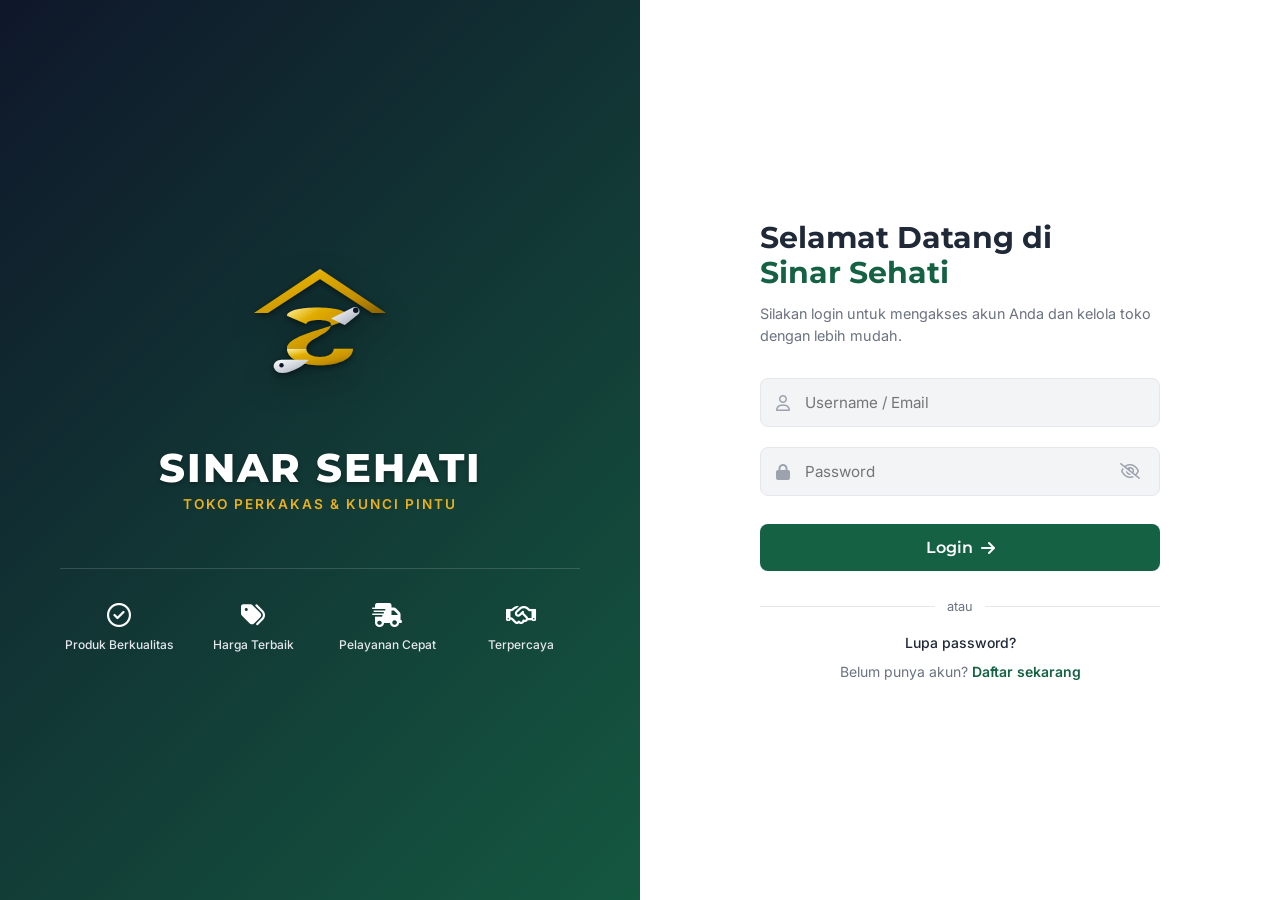
<file: SIGN/login.html>
<!DOCTYPE html>
<html lang="id">
<head>
  <meta charset="UTF-8">
  <meta name="viewport" content="width=device-width, initial-scale=1.0">
  <title>Login - Sinar Sehati</title>

  <!-- Font Google (Montserrat & Inter) -->
  <link rel="preconnect" href="https://fonts.googleapis.com">
  <link rel="preconnect" href="https://fonts.gstatic.com" crossorigin>
  <link href="https://fonts.googleapis.com/css2?family=Inter:wght@400;500;600&family=Montserrat:wght@600;700;800&display=swap" rel="stylesheet">

  <!-- Font Awesome Icons -->
  <link rel="stylesheet" href="https://cdnjs.cloudflare.com/ajax/libs/font-awesome/6.4.0/css/all.min.css">

  <!-- Stylesheet Eksternal -->
  <link rel="stylesheet" href="login.css">
</head>
<body>

  <div class="split-container">

    <!-- PANEL KIRI (Branding & Logo) -->
    <div class="left-panel">
      <div class="overlay"></div>
      <div class="brand-content">

        <!-- Logo SVG -->
        <div class="logo-wrapper">
          <svg viewBox="0 0 400 320" class="main-logo" xmlns="http://www.w3.org/2000/svg">
            <defs>
              <linearGradient id="goldGradient" x1="0%" y1="0%" x2="100%" y2="100%">
                <stop offset="0%" stop-color="#FFF2A1"/>
                <stop offset="30%" stop-color="#E1AD01"/>
                <stop offset="70%" stop-color="#C59000"/>
                <stop offset="100%" stop-color="#8A6000"/>
              </linearGradient>
              <linearGradient id="silverGradient" x1="0%" y1="0%" x2="100%" y2="100%">
                <stop offset="0%" stop-color="#FFFFFF"/>
                <stop offset="50%" stop-color="#D1D5DB"/>
                <stop offset="100%" stop-color="#9CA3AF"/>
              </linearGradient>
              <filter id="shadow" x="-10%" y="-10%" width="120%" height="120%">
                <feDropShadow dx="0" dy="4" stdDeviation="6" flood-color="#000" flood-opacity="0.5"/>
              </filter>
            </defs>

            <g filter="url(#shadow)">
              <!-- Atap Rumah -->
              <path d="M 200 40 L 320 120 L 295 120 L 200 58 L 105 120 L 80 120 Z" fill="url(#goldGradient)"/>

              <!-- Bagian Atas Huruf S + Kunci Pas -->
              <path d="M 140 125 C 140 105, 250 105, 250 125 C 250 145, 140 155, 140 185 L 175 185 C 175 165, 220 160, 220 140 C 220 130, 175 130, 175 140 Z" fill="url(#goldGradient)"/>
              <path d="M 220 130 L 260 110 C 268 106, 275 115, 270 122 L 245 142 Z" fill="url(#silverGradient)"/>
              <circle cx="265" cy="115" r="5" fill="#111827"/>

              <!-- Bagian Bawah Huruf S + Kunci Pintu -->
              <path d="M 140 185 C 140 225, 260 225, 260 185 L 225 185 C 225 205, 175 205, 175 185 Z" fill="url(#goldGradient)"/>
              <path d="M 130 205 C 120 205, 110 215, 120 225 C 130 235, 160 225, 180 205 Z" fill="url(#silverGradient)"/>
              <circle cx="130" cy="215" r="4" fill="#111827"/>
            </g>
          </svg>
        </div>

        <h1 class="brand-title">SINAR SEHATI</h1>
        <p class="brand-subtitle">TOKO PERKAKAS & KUNCI PINTU</p>

        <!-- Icon Fitur -->
        <div class="features-grid">
          <div class="feature-item">
            <div class="feature-icon"><i class="fa-regular fa-circle-check"></i></div>
            <span>Produk Berkualitas</span>
          </div>
          <div class="feature-item">
            <div class="feature-icon"><i class="fa-solid fa-tags"></i></div>
            <span>Harga Terbaik</span>
          </div>
          <div class="feature-item">
            <div class="feature-icon"><i class="fa-solid fa-truck-fast"></i></div>
            <span>Pelayanan Cepat</span>
          </div>
          <div class="feature-item">
            <div class="feature-icon"><i class="fa-regular fa-handshake"></i></div>
            <span>Terpercaya</span>
          </div>
        </div>

      </div>
    </div>

    <!-- PANEL KANAN (Form Login) -->
    <div class="right-panel">
      <div class="login-wrapper">

        <div class="login-header">
          <h2>Selamat Datang di</h2>
          <h2 class="highlight">Sinar Sehati</h2>
          <p>Silakan login untuk mengakses akun Anda dan kelola toko dengan lebih mudah.</p>
        </div>

        <form id="loginForm" class="login-form" novalidate>

          <div class="input-group">
            <span class="input-icon"><i class="fa-regular fa-user"></i></span>
            <input type="text" id="username" placeholder="Username / Email" required autocomplete="username">
          </div>

          <div class="input-group">
            <span class="input-icon"><i class="fa-solid fa-lock"></i></span>
            <input type="password" id="password" placeholder="Password" required autocomplete="current-password">
            <button type="button" class="toggle-password" id="togglePassword" aria-label="Tampilkan Password">
              <i class="fa-regular fa-eye-slash" id="eyeIcon"></i>
            </button>
          </div>

          <button type="submit" class="btn-login">
            Login <i class="fa-solid fa-arrow-right"></i>
          </button>

        </form>

        <div class="divider">
          <span>atau</span>
        </div>

        <div class="login-footer">
          <a href="#" class="forgot-pass">Lupa password?</a>
          <p class="signup-prompt">
            Belum punya akun? <a href="register.html" class="signup-link">Daftar sekarang</a>
          </p>
        </div>

      </div>
    </div>

  </div>

  <!-- JavaScript Eksternal -->
  <script src="login.js"></script>
</body>
</html>
</file>
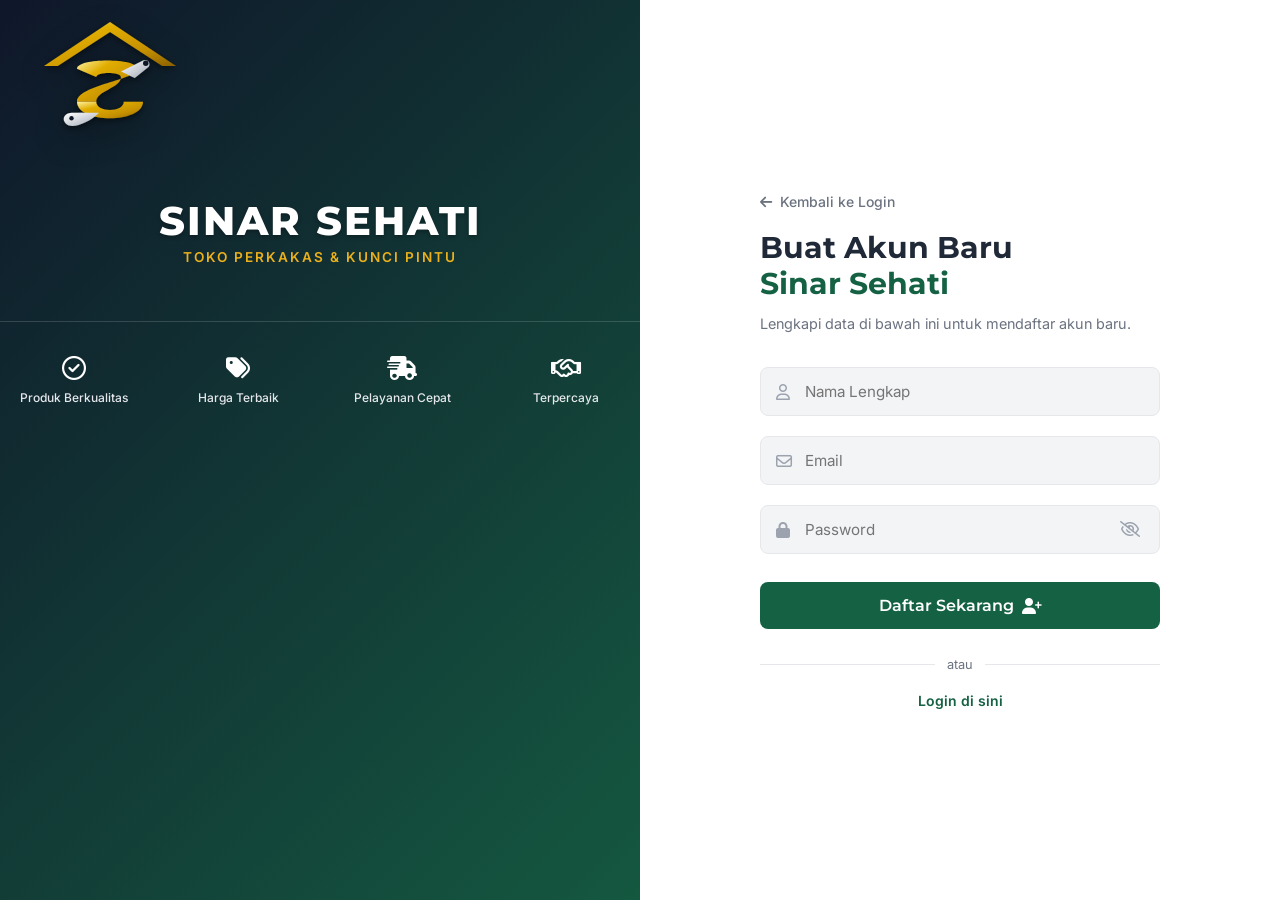
<file: SIGN/register.html>
<!DOCTYPE html>
  <html lang="id">
  <head>
    <meta charset="UTF-8">
    <meta name="viewport" content="width=device-width, initial-scale=1.0">
    <title>Daftar Akun - Sinar Sehati</title>

    <!-- Font Google -->
    <link rel="preconnect" href="https://fonts.googleapis.com">
    <link rel="preconnect" href="https://fonts.gstatic.com" crossorigin>
    <link href="https://fonts.googleapis.com/css2?family=Inter:wght@400;500;600&family=Montserrat:wght@600;700;800&display=swap" rel="stylesheet">

    <!-- Font Awesome Icons -->
    <link rel="stylesheet" href="https://cdnjs.cloudflare.com/ajax/libs/font-awesome/6.4.0/css/all.min.css">

    <!-- Stylesheet Eksternal -->
    <link rel="stylesheet" href="login.css">
  </head>
  <body>

    <div class="split-container">

      <!-- PANEL KIRI (Branding & Logo) -->
      <div class="left-panel">
        <div class="overlay"></d
        <div class="brand-content">

          <!-- Logo SVG -->
          <div class="logo-wrapper">
            <svg viewBox="0 0 400 320" class="main-logo" xmlns="http://www.w3.org/2000/svg">
              <defs>
                <linearGradient id="goldGradient" x1="0%" y1="0%" x2="100%" y2="100%">
                  <stop offset="0%" stop-color="#FFF2A1"/>
                  <stop offset="30%" stop-color="#E1AD01"/>
                  <stop offset="70%" stop-color="#C59000"/>
                  <stop offset="100%" stop-color="#8A6000"/>
                </linearGradient>
                <linearGradient id="silverGradient" x1="0%" y1="0%" x2="100%" y2="100%">
                  <stop offset="0%" stop-color="#FFFFFF"/>
                  <stop offset="50%" stop-color="#D1D5DB"/>
                  <stop offset="100%" stop-color="#9CA3AF"/>
                </linearGradient>
                <filter id="shadow" x="-10%" y="-10%" width="120%" height="120%">
                  <feDropShadow dx="0" dy="4" stdDeviation="6" flood-color="#000" flood-opacity="0.5"/>
                </filter>
              </defs>

              <g filter="url(#shadow)">
                <!-- Atap Rumah -->
                <path d="M 200 40 L 320 120 L 295 120 L 200 58 L 105 120 L 80 120 Z" fill="url(#goldGradient)"/>

                <!-- Bagian Atas Huruf S + Kunci Pas -->
                <path d="M 140 125 C 140 105, 250 105, 250 125 C 250 145, 140 155, 140 185 L 175 185 C 175 165, 220 160, 220 140 C 220 130, 175 130, 175 140 Z" fill="url(#goldGradient)"/>
                <path d="M 220 130 L 260 110 C 268 106, 275 115, 270 122 L 245 142 Z" fill="url(#silverGradient)"/>
                <circle cx="265" cy="115" r="5" fill="#111827"/>

                <!-- Bagian Bawah Huruf S + Kunci Pintu -->
                <path d="M 140 185 C 140 225, 260 225, 260 185 L 225 185 C 225 205, 175 205, 175 185 Z" fill="url(#goldGradient)"/>
                <path d="M 130 205 C 120 205, 110 215, 120 225 C 130 235, 160 225, 180 205 Z" fill="url(#silverGradient)"/>
                <circle cx="130" cy="215" r="4" fill="#111827"/>
              </g>
            </svg>
          </div>

          <h1 class="brand-title">SINAR SEHATI</h1>
          <p class="brand-subtitle">TOKO PERKAKAS & KUNCI PINTU</p>

          <!-- Icon Fitur -->
          <div class="features-grid">
            <div class="feature-item">
              <div class="feature-icon"><i class="fa-regular fa-circle-check"></i></div>
              <span>Produk Berkualitas</span>
            </div>
            <div class="feature-item">
              <div class="feature-icon"><i class="fa-solid fa-tags"></i></div>
              <span>Harga Terbaik</span>
            </div>
            <div class="feature-item">
              <div class="feature-icon"><i class="fa-solid fa-truck-fast"></i></div>
              <span>Pelayanan Cepat</span>
            </div>
            <div class="feature-item">
              <div class="feature-icon"><i class="fa-regular fa-handshake"></i></div>
              <span>Terpercaya</span>
            </div>
          </div>

        </div>
      </div>

      <!-- PANEL KANAN (Form Register) -->
      <div class="right-panel">
        <div class="login-wrapper">

          <div class="login-header">
            <!-- Tombol Panah Kembali ke Login -->
            <a href="login.html" class="back-link">
              <i class="fa-solid fa-arrow-left"></i> Kembali ke Login
            </a>

            <h2>Buat Akun Baru</h2>
            <h2 class="highlight">Sinar Sehati</h2>
            <p>Lengkapi data di bawah ini untuk mendaftar akun baru.</p>
          </div>

          <form id="registerForm" class="login-form" novalidate>

            <div class="input-group">
              <span class="input-icon"><i class="fa-regular fa-user"></i></span>
              <input type="text" id="fullname" placeholder="Nama Lengkap" required>
            </div>

            <div class="input-group">
              <span class="input-icon"><i class="fa-regular fa-envelope"></i></span>
              <input type="email" id="regEmail" placeholder="Email" required>
            </div>

            <div class="input-group">
              <span class="input-icon"><i class="fa-solid fa-lock"></i></span>
              <input type="password" id="regPassword" placeholder="Password" required>
              <button type="button" class="toggle-password" id="togglePassword" aria-label="Tampilkan Password">
                <i class="fa-regular fa-eye-slash" id="eyeIcon"></i>
              </button>
            </div>

            <button type="submit" class="btn-login">
              Daftar Sekarang <i class="fa-solid fa-user-plus"></i>
            </button>

          </form>

          <div class="divider">
            <span>atau</span>
          </div>

          <div class="login-footer">
            <p class="signup-prompt">
              <a href="login.html" class="signup-link">Login di sini</a>
            </p>
          </div>

        </div>
      </div>

    </div>

    <!-- JavaScript Eksternal -->
    <script src="login.js"></script>
  </body>
  </html>
</file>
<file: SIGN/login.css>
/* RESET & VARIABLE SETUP */
* {
  margin: 0;
  padding: 0;
  box-sizing: border-box;
}

:root {
  --primary-color: #156143;
  --primary-hover: #0e4731;
  --accent-gold: #ebb01c;
  --text-dark: #1f2937;
  --text-muted: #6b7280;
  --bg-light: #f9fafb;
  --input-bg: #f3f4f6;
  --border-color: #e5e7eb;
  --font-heading: 'Montserrat', sans-serif;
  --font-body: 'Inter', sans-serif;
}

body {
  font-family: var(--font-body);
  color: var(--text-dark);
  background-color: var(--bg-light);
  min-height: 100vh;
}

/* LAYOUT SPLIT SCREEN */
.split-container {
  display: flex;
  min-height: 100vh;
  width: 100%;
}

/* PANEL KIRI */
.left-panel {
  flex: 1;
  position: relative;
  background: #0f172a url('https://images.unsplash.com/photo-1581092160607-ee22621dd758?q=80&w=1200&auto=format&fit=crop') center/cover no-repeat;
  display: flex;
  align-items: center;
  justify-content: center;
  padding: 3rem 2rem;
  color: #ffffff;
  text-align: center;
}

.left-panel .overlay {
  position: absolute;
  inset: 0;
  background: linear-gradient(135deg, rgba(15, 23, 42, 0.92) 0%, rgba(21, 97, 67, 0.88) 100%);
  z-index: 1;
}

.brand-content {
  position: relative;
  z-index: 2;
  max-width: 520px;
  width: 100%;
  display: flex;
  flex-direction: column;
  align-items: center;
}

/* LOGO SVG */
.logo-wrapper {
  width: 220px;
  height: auto;
  margin-bottom: 1rem;
}

.main-logo {
  width: 100%;
  height: 100%;
  filter: drop-shadow(0 10px 15px rgba(0, 0, 0, 0.3));
}

.brand-title {
  font-family: var(--font-heading);
  font-size: 2.5rem;
  font-weight: 800;
  letter-spacing: 2px;
  color: #ffffff;
  margin-bottom: 0.25rem;
  text-shadow: 0 2px 4px rgba(0, 0, 0, 0.3);
}

.brand-subtitle {
  font-size: 0.85rem;
  font-weight: 600;
  letter-spacing: 2px;
  color: var(--accent-gold);
  margin-bottom: 3.5rem;
  text-transform: uppercase;
}

/* FEATURES GRID */
.features-grid {
  display: grid;
  grid-template-columns: repeat(4, 1fr);
  gap: 1rem;
  width: 100%;
  border-top: 1px solid rgba(255, 255, 255, 0.15);
  padding-top: 2rem;
}

.feature-item {
  display: flex;
  flex-direction: column;
  align-items: center;
  gap: 0.5rem;
}

.feature-icon {
  font-size: 1.5rem;
  color: #ffffff;
}

.feature-item span {
  font-size: 0.75rem;
  font-weight: 500;
  line-height: 1.2;
  color: #e5e7eb;
}

/* PANEL KANAN (FORM) */
.right-panel {
  flex: 1;
  display: flex;
  align-items: center;
  justify-content: center;
  padding: 3rem 2rem;
  background-color: #ffffff;
}

.login-wrapper {
  max-width: 400px;
  width: 100%;
}

.login-header {
  margin-bottom: 2rem;
}

.back-link {
  display: inline-flex;
  align-items: center;
  gap: 0.5rem;
  color: var(--text-muted);
  font-size: 0.875rem;
  font-weight: 500;
  text-decoration: none;
  margin-bottom: 1.25rem;
  transition: color 0.2s ease;
}

.back-link:hover {
  color: var(--primary-color);
}

.login-header h2 {
  font-family: var(--font-heading);
  font-size: 1.85rem;
  font-weight: 700;
  color: var(--text-dark);
  line-height: 1.2;
}

.login-header h2.highlight {
  color: var(--primary-color);
}

.login-header p {
  margin-top: 0.75rem;
  font-size: 0.9rem;
  color: var(--text-muted);
  line-height: 1.5;
}

/* INPUT FORM */
.login-form {
  display: flex;
  flex-direction: column;
  gap: 1.25rem;
}

.input-group {
  position: relative;
  display: flex;
  align-items: center;
}

.input-icon {
  position: absolute;
  left: 1rem;
  color: #9ca3af;
  font-size: 1rem;
  pointer-events: none;
}

.input-group input {
  width: 100%;
  padding: 0.875rem 1rem 0.875rem 2.75rem;
  font-size: 0.95rem;
  font-family: var(--font-body);
  color: var(--text-dark);
  background-color: var(--input-bg);
  border: 1px solid var(--border-color);
  border-radius: 8px;
  outline: none;
  transition: all 0.2s ease;
}

.input-group input:focus {
  background-color: #ffffff;
  border-color: var(--primary-color);
  box-shadow: 0 0 0 4px rgba(21, 97, 67, 0.1);
}

.toggle-password {
  position: absolute;
  right: 1rem;
  background: none;
  border: none;
  color: #9ca3af;
  cursor: pointer;
  padding: 0.25rem;
  font-size: 1rem;
  transition: color 0.2s;
}

.toggle-password:hover {
  color: var(--text-dark);
}

/* BUTTON LOGIN / REGISTER */
.btn-login {
  display: flex;
  align-items: center;
  justify-content: center;
  gap: 0.5rem;
  width: 100%;
  padding: 0.875rem;
  margin-top: 0.5rem;
  background-color: var(--primary-color);
  color: #ffffff;
  font-family: var(--font-heading);
  font-size: 1rem;
  font-weight: 600;
  border: none;
  border-radius: 8px;
  cursor: pointer;
  transition: background-color 0.2s ease, transform 0.1s ease;
}

.btn-login:hover {
  background-color: var(--primary-hover);
}

.btn-login:active {
  transform: scale(0.99);
}

/* DIVIDER & FOOTER */
.divider {
  display: flex;
  align-items: center;
  text-align: center;
  margin: 1.75rem 0 1.25rem;
  color: #d1d5db;
}

.divider::before,
.divider::after {
  content: '';
  flex: 1;
  border-bottom: 1px solid var(--border-color);
}

.divider span {
  padding: 0 0.75rem;
  font-size: 0.8rem;
  color: var(--text-muted);
}

.login-footer {
  display: flex;
  flex-direction: column;
  gap: 0.75rem;
  align-items: center;
  text-align: center;
}

.forgot-pass {
  font-size: 0.875rem;
  font-weight: 500;
  color: var(--text-dark);
  text-decoration: none;
  transition: color 0.2s;
}

.forgot-pass:hover {
  color: var(--primary-color);
  text-decoration: underline;
}

.signup-prompt {
  font-size: 0.875rem;
  color: var(--text-muted);
}

.signup-link {
  color: var(--primary-color);
  font-weight: 600;
  text-decoration: none;
  transition: color 0.2s ease;
}

.signup-link:hover {
  color: var(--primary-hover);
  text-decoration: underline;
}

/* RESPONSIVE DESIGN (MOBILE) */
@media (max-width: 900px) {
  .split-container {
    flex-direction: column;
  }

  .left-panel {
    padding: 2.5rem 1.5rem;
  }

  .brand-title {
    font-size: 2rem;
  }

  .features-grid {
    grid-template-columns: repeat(2, 1fr);
    gap: 1.25rem;
  }

  .right-panel {
    padding: 2.5rem 1.5rem;
  }
}
</file>
